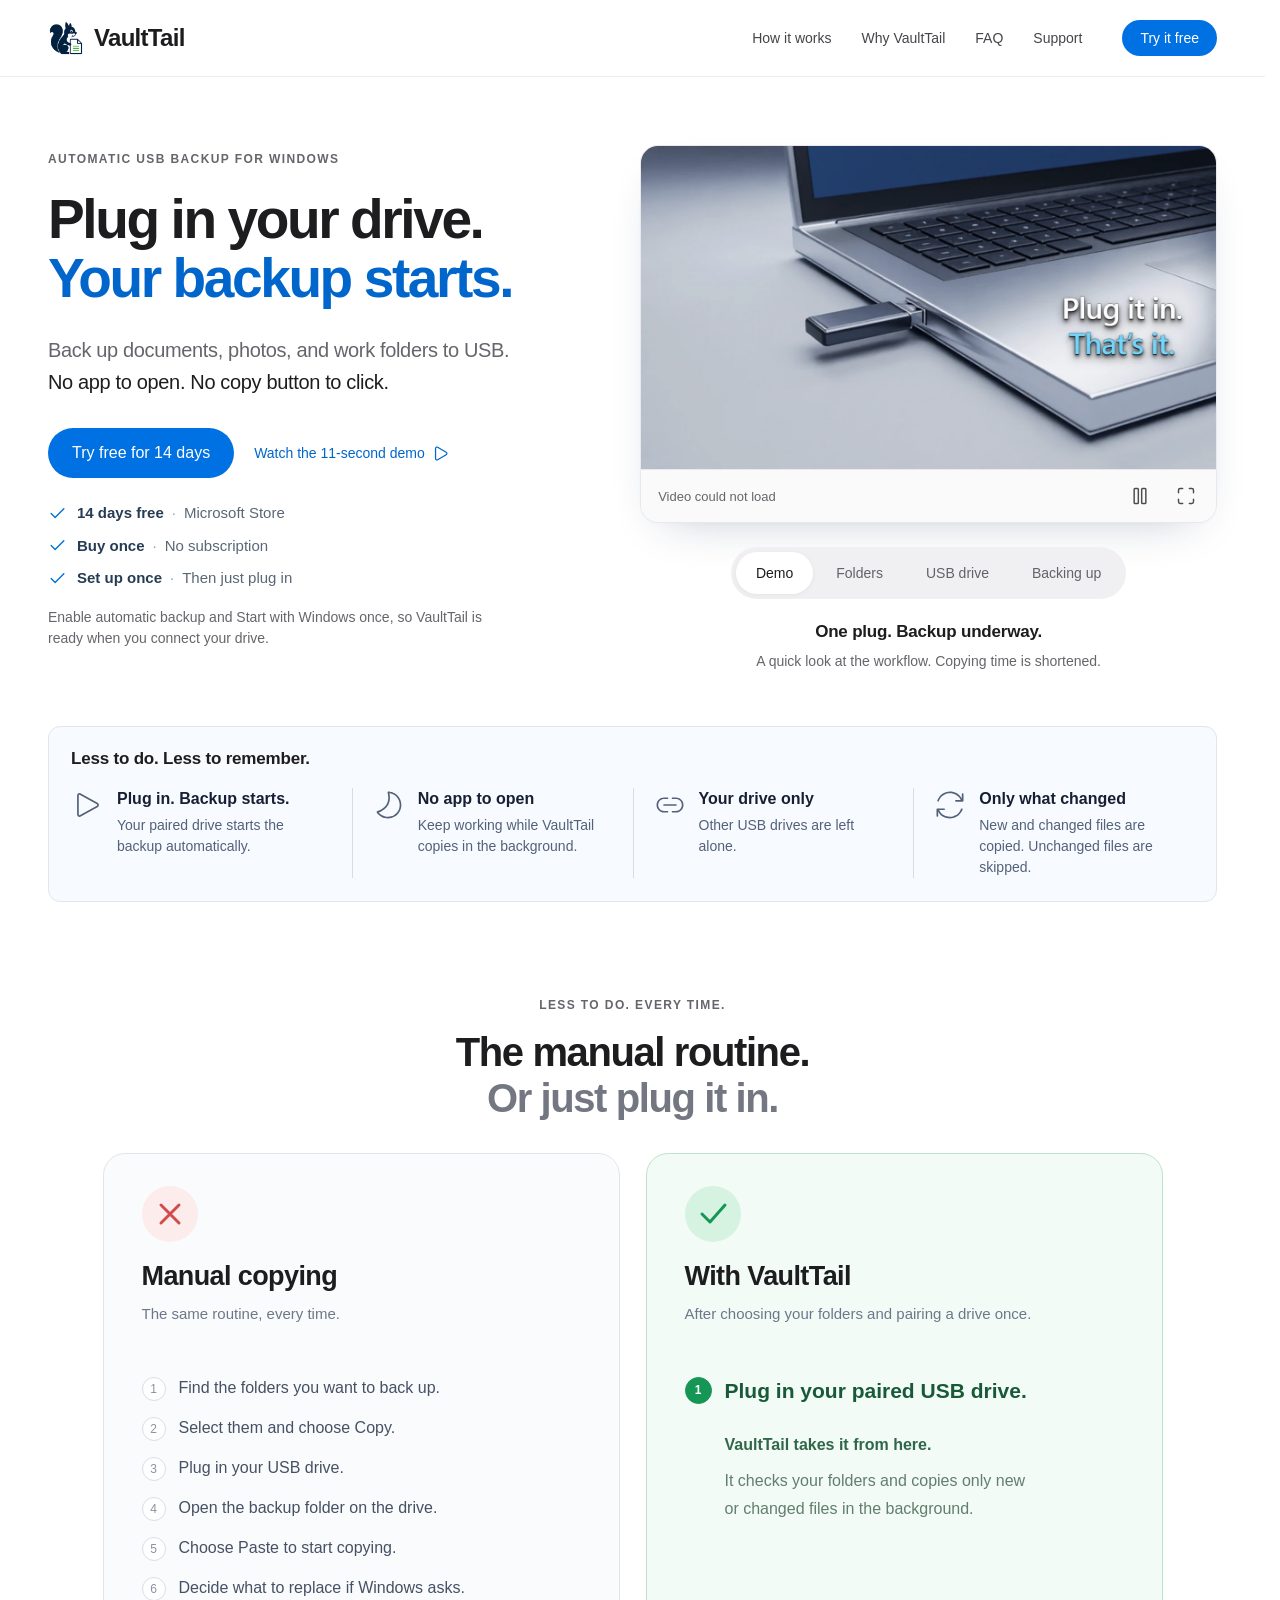
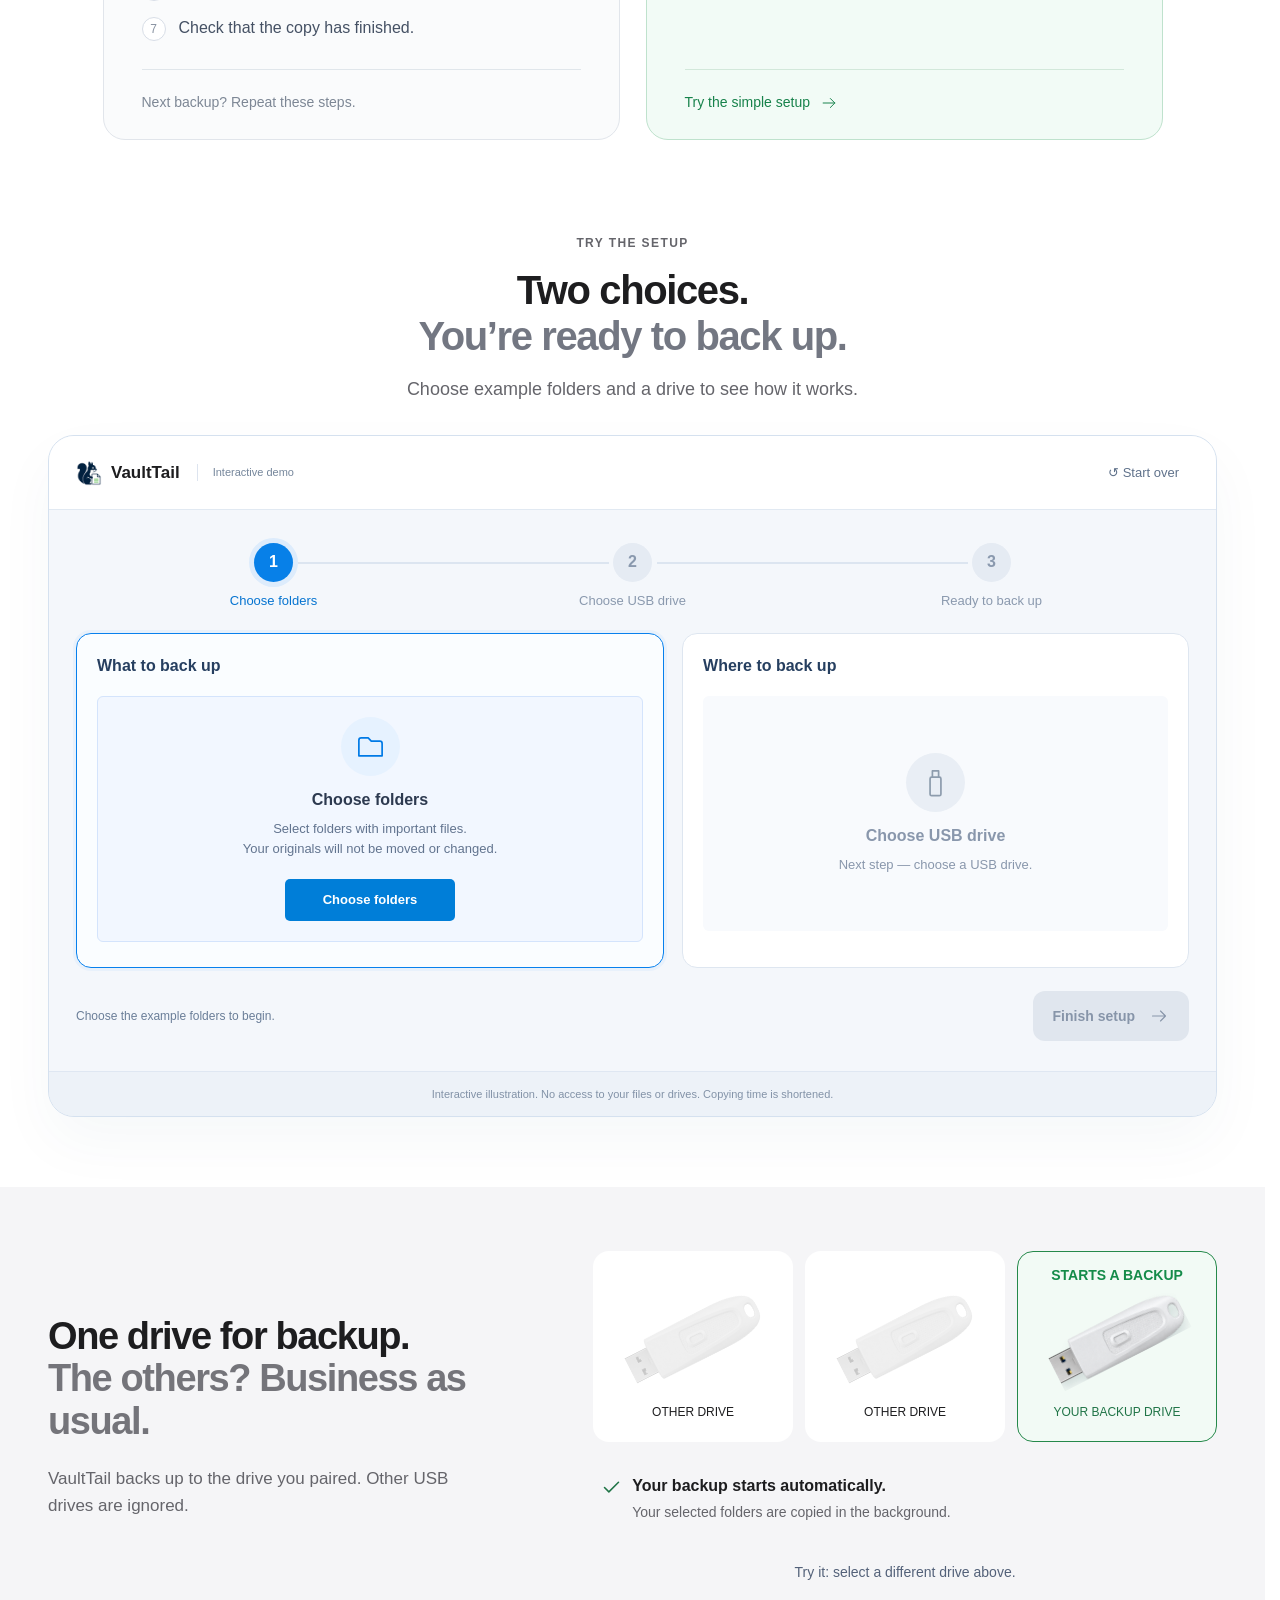
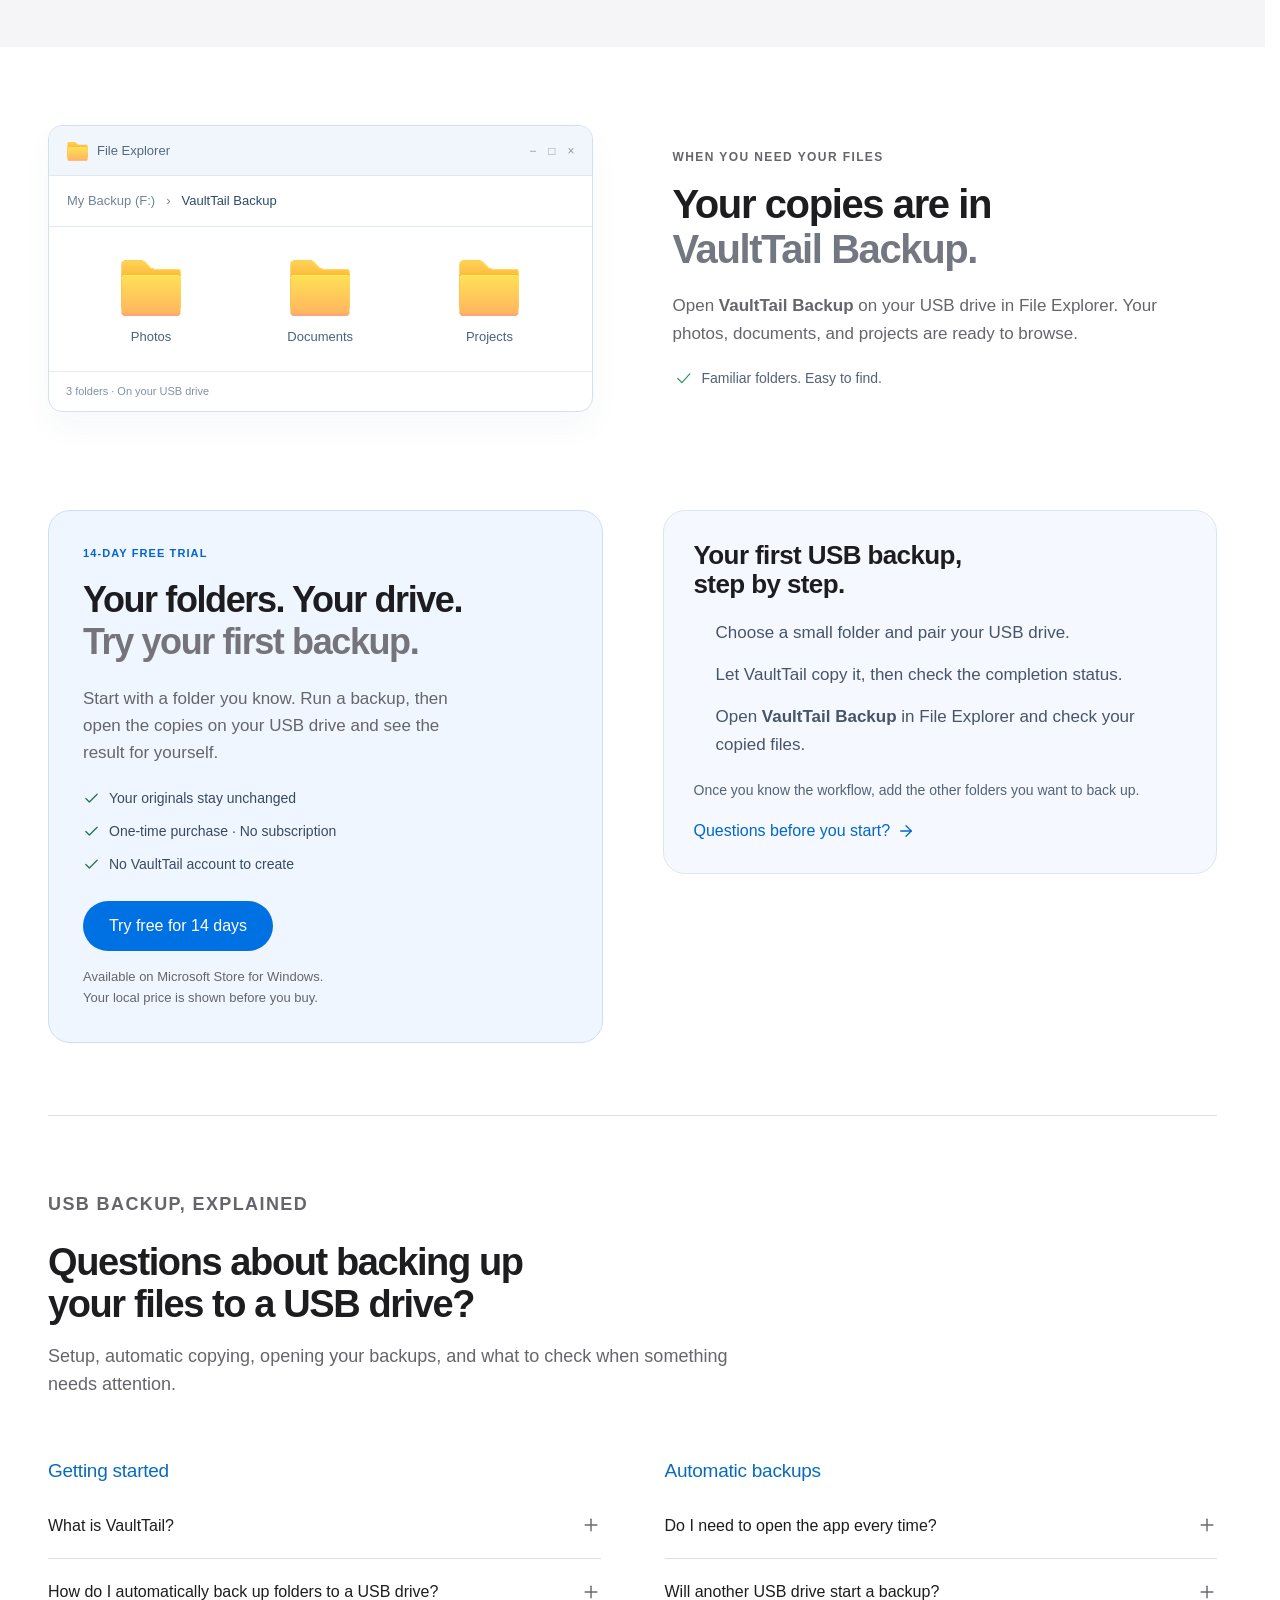
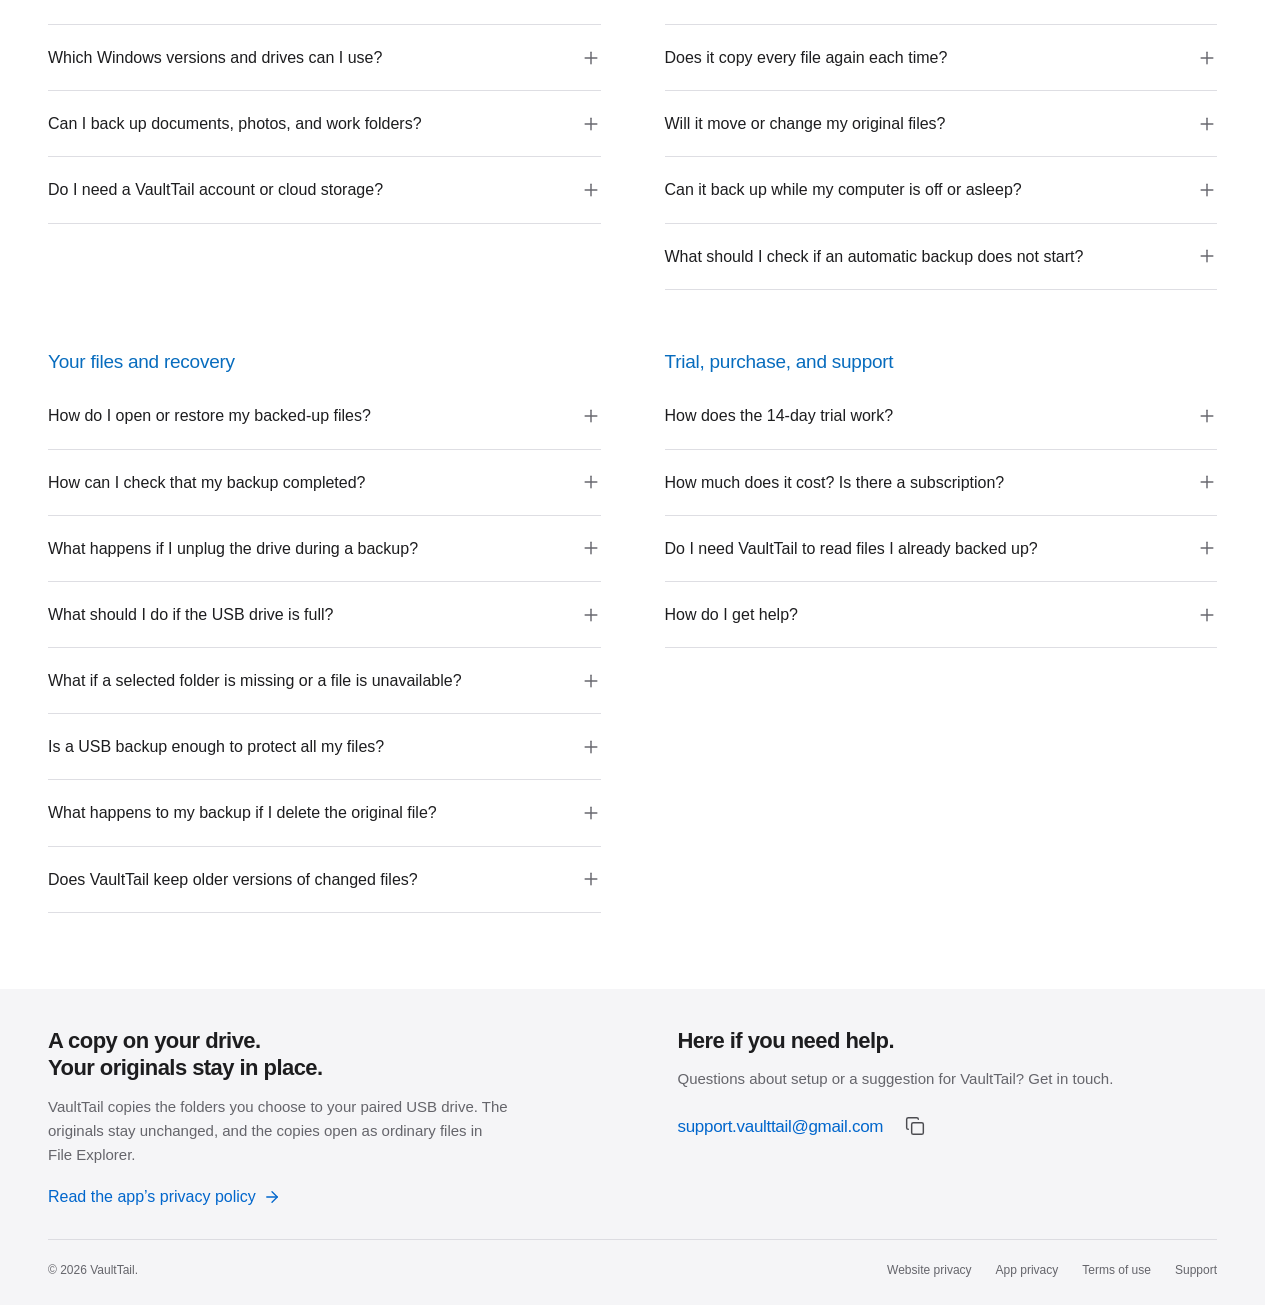
<file: index.html>
<!doctype html>
<html lang="en">
<head>
  <meta charset="utf-8">
  <meta name="viewport" content="width=device-width, initial-scale=1">
  <title>Automatic USB Backup for Windows 11 &amp; 10 | VaultTail</title>
  <meta name="description" content="Back up documents, photos and folders automatically when you connect your paired USB drive. VaultTail for Windows 11 and 10. Try free for 14 days.">
  <link rel="canonical" href="https://vaulttail.com/">
  <meta name="robots" content="index, follow, max-image-preview:large">
  <meta property="og:type" content="website">
  <meta property="og:site_name" content="VaultTail">
  <meta property="og:locale" content="en_US">
  <meta property="og:url" content="https://vaulttail.com/">
  <meta property="og:title" content="VaultTail — Automatic USB Backup for Windows">
  <meta property="og:description" content="Choose your folders once. Connect your paired USB drive and backup starts in the background. Try free for 14 days.">
  <meta property="og:image" content="https://vaulttail.com/assets/vaulttail-social-20260920.png">
  <meta property="og:image:secure_url" content="https://vaulttail.com/assets/vaulttail-social-20260920.png">
  <meta property="og:image:type" content="image/png">
  <meta property="og:image:width" content="1200">
  <meta property="og:image:height" content="630">
  <meta property="og:image:alt" content="VaultTail: automatic USB backup for Windows, with the actual app interface and a USB drive.">
  <meta name="twitter:card" content="summary_large_image">
  <meta name="twitter:title" content="VaultTail — Automatic USB Backup for Windows">
  <meta name="twitter:description" content="Plug in your paired drive. Your backup starts. Local files, a one-time purchase, and a 14-day free trial.">
  <meta name="twitter:image" content="https://vaulttail.com/assets/vaulttail-social-20260920.png">
  <meta name="twitter:image:alt" content="VaultTail automatic USB backup for Windows with the actual app interface.">
  <script type="application/ld+json">
  {
    "@context": "https://schema.org",
    "@graph": [
      {"@type":"WebSite","@id":"https://vaulttail.com/#website","url":"https://vaulttail.com/","name":"VaultTail","inLanguage":"en"},
      {"@type":"WebPage","@id":"https://vaulttail.com/#webpage","url":"https://vaulttail.com/","name":"Automatic USB Backup for Windows 11 & 10 | VaultTail","isPartOf":{"@id":"https://vaulttail.com/#website"},"mainEntity":{"@id":"https://vaulttail.com/#app"},"inLanguage":"en","primaryImageOfPage":{"@type":"ImageObject","url":"https://vaulttail.com/assets/vaulttail-social-20260920.png","width":1200,"height":630}},
      {"@type":"SoftwareApplication","@id":"https://vaulttail.com/#app","name":"VaultTail","url":"https://vaulttail.com/","applicationCategory":"UtilitiesApplication","operatingSystem":"Windows 10 version 2004 or later; Windows 11","description":"Automatically copies selected local folders to a paired USB drive when it is connected, while VaultTail is running in the background.","downloadUrl":"https://apps.microsoft.com/detail/9MSNWTGK604C","screenshot":"https://vaulttail.com/assets/setup-desktop.png","image":"https://vaulttail.com/assets/vaulttail-social-20260920.png","featureList":["Automatic backup when the paired USB drive is connected","Copy selected folders in the background","Skip unchanged files","Open backup copies as ordinary files in File Explorer","14-day trial through Microsoft Store"]}
    ]
  }
  </script>
  <meta name="theme-color" content="#0078d4">
  <link rel="icon" href="./favicon.ico">
  <link rel="apple-touch-icon" href="./apple-touch-icon.png">
  <link rel="stylesheet" href="./assets/site.css?v=0dd4cc13be71">
  <script defer src="./assets/site.js?v=80ed3f7c3018"></script>
  <script defer src="./analytics-config.js"></script>
  <script defer src="./assets/analytics.js?v=6e17bf0101ee"></script>
</head>
<body>
  
<svg xmlns="http://www.w3.org/2000/svg" width="0" height="0" aria-hidden="true" style="position:absolute;overflow:hidden"><symbol id="vt-icon-arrow-right" viewBox="0 0 24 24">
  <path d="M5 12h14" />
  <path d="m12 5 7 7-7 7" />
</symbol>
<symbol id="vt-icon-check" viewBox="0 0 24 24">
  <path d="M20 6 9 17l-5-5" />
</symbol>
<symbol id="vt-icon-chevron-down" viewBox="0 0 24 24">
  <path d="m6 9 6 6 6-6" />
</symbol>
<symbol id="vt-icon-copy" viewBox="0 0 24 24">
  <rect width="14" height="14" x="8" y="8" rx="2" ry="2" />
  <path d="M4 16c-1.1 0-2-.9-2-2V4c0-1.1.9-2 2-2h10c1.1 0 2 .9 2 2" />
</symbol>
<symbol id="vt-icon-maximize" viewBox="0 0 24 24">
  <path d="M8 3H5a2 2 0 0 0-2 2v3" />
  <path d="M21 8V5a2 2 0 0 0-2-2h-3" />
  <path d="M3 16v3a2 2 0 0 0 2 2h3" />
  <path d="M16 21h3a2 2 0 0 0 2-2v-3" />
</symbol>
<symbol id="vt-icon-pause" viewBox="0 0 24 24">
  <rect x="14" y="3" width="5" height="18" rx="1" />
  <rect x="5" y="3" width="5" height="18" rx="1" />
</symbol>
<symbol id="vt-icon-play" viewBox="0 0 24 24">
  <path d="M5 5a2 2 0 0 1 3.008-1.728l11.997 6.998a2 2 0 0 1 .003 3.458l-12 7A2 2 0 0 1 5 19z" />
</symbol>
<symbol id="vt-icon-plus" viewBox="0 0 24 24">
  <path d="M5 12h14" />
  <path d="M12 5v14" />
</symbol>
<symbol id="vt-icon-usb" viewBox="0 0 24 24">
  <circle cx="10" cy="7" r="1" />
  <circle cx="4" cy="20" r="1" />
  <path d="M4.7 19.3 19 5" />
  <path d="m21 3-3 1 2 2Z" />
  <path d="M9.26 7.68 5 12l2 5" />
  <path d="m10 14 5 2 3.5-3.5" />
  <path d="m18 12 1-1 1 1-1 1Z" />
</symbol>
<symbol id="vt-icon-x" viewBox="0 0 24 24">
  <path d="M18 6 6 18" />
  <path d="m6 6 12 12" />
</symbol></svg>

  <div id="root"><link rel="preload" as="image" href="./assets/vaulttail-icon.webp"/><link rel="preload" as="image" href="./assets/app-features/automatic.svg"/><link rel="preload" as="image" href="./assets/app-features/background.svg"/><link rel="preload" as="image" href="./assets/app-features/linked.svg"/><link rel="preload" as="image" href="./assets/app-features/changes.svg"/><link rel="preload" as="image" href="./assets/all-in-one-neutral.png"/><link rel="preload" as="image" href="./assets/windows11-bloom.jpg"/><link rel="preload" as="image" href="./assets/this-pc.png"/><link rel="preload" as="image" href="./assets/recycle-bin.png"/><link rel="preload" as="image" href="./assets/usb-white-compact.png"/><link rel="preload" as="image" href="./assets/windows-folder.svg"/><a class="skip-link" href="#main">Skip to content</a><header class="site-header" id="top"><div class="container header-inner"><a class="brand" href="#top" aria-label="VaultTail home"><img src="./assets/vaulttail-icon.webp" width="36" height="36" alt="VaultTail logo"/><span>VaultTail</span></a><nav aria-label="Main navigation"><a href="#how">How it works</a><a href="#why">Why VaultTail</a><a href="#faq">FAQ</a><a href="#contact">Support</a></nav><a class="store-button compact" href="https://apps.microsoft.com/detail/9MSNWTGK604C?cid=vaulttail_website" data-store-placement="header" target="_blank" rel="noopener noreferrer">Try it free</a></div></header><main id="main"><section class="hero container" aria-labelledby="hero-title"><div class="hero-copy"><p class="eyebrow">AUTOMATIC USB BACKUP FOR WINDOWS</p><h1 id="hero-title">Plug in your drive.<br/><span>Your backup starts.</span></h1><p class="hero-description">Back up documents, photos, and work folders to USB.<br/><strong>No app to open. No copy button to click.</strong></p><div class="hero-actions"><a class="store-button" href="https://apps.microsoft.com/detail/9MSNWTGK604C?cid=vaulttail_website" data-store-placement="hero" target="_blank" rel="noopener noreferrer">Get It Free</a><button class="watch-button" type="button" data-analytics-event="demo_open">Watch the 11-second demo<svg class="icon " width="24" height="24" viewBox="0 0 24 24" fill="none" stroke="currentColor" stroke-width="1.75" stroke-linecap="round" stroke-linejoin="round" aria-hidden="true"><use href="#vt-icon-play"></use></svg></button></div><ul class="hero-assurances" aria-label="Trial, purchase, and setup"><li><svg class="icon " width="24" height="24" viewBox="0 0 24 24" fill="none" stroke="currentColor" stroke-width="1.75" stroke-linecap="round" stroke-linejoin="round" aria-hidden="true"><use href="#vt-icon-check"></use></svg><span><strong>14 days free</strong><span class="assurance-divider">·</span>Microsoft Store</span></li><li><svg class="icon " width="24" height="24" viewBox="0 0 24 24" fill="none" stroke="currentColor" stroke-width="1.75" stroke-linecap="round" stroke-linejoin="round" aria-hidden="true"><use href="#vt-icon-check"></use></svg><span><strong>Buy once</strong><span class="assurance-divider">·</span>No subscription</span></li><li><svg class="icon " width="24" height="24" viewBox="0 0 24 24" fill="none" stroke="currentColor" stroke-width="1.75" stroke-linecap="round" stroke-linejoin="round" aria-hidden="true"><use href="#vt-icon-check"></use></svg><span><strong>Set up once</strong><span class="assurance-divider">·</span>Then just plug in</span></li></ul><p class="setup-note">Enable automatic backup and Start with Windows once, so VaultTail is ready when you connect your drive.</p></div><div class="product-preview" id="how"><div class="gallery-panels"><div role="tabpanel" id="panel-demo" aria-labelledby="view-demo" tabindex="0"><div class="demo-player"><div class="media-stage"><video width="1920" height="1080" muted="" loop="" playsInline="" preload="none" poster="./assets/plug-and-done-poster.webp" aria-label="Plugging in a USB drive, automatic background copying, and a completed backup"><source src="./assets/plug-and-done.mp4" type="video/mp4"/></video></div><div class="media-toolbar"><span>11 seconds · No sound needed</span><div><button type="button" class="icon-button" data-analytics-event="demo_play_click" aria-label="Play demo"><svg class="icon " width="24" height="24" viewBox="0 0 24 24" fill="none" stroke="currentColor" stroke-width="1.75" stroke-linecap="round" stroke-linejoin="round" aria-hidden="true"><use href="#vt-icon-play"></use></svg></button><button type="button" class="icon-button" aria-label="Expand demo"><svg class="icon " width="24" height="24" viewBox="0 0 24 24" fill="none" stroke="currentColor" stroke-width="1.75" stroke-linecap="round" stroke-linejoin="round" aria-hidden="true"><use href="#vt-icon-maximize"></use></svg></button></div></div></div></div><div role="tabpanel" id="panel-setup" aria-labelledby="view-setup" hidden="" tabindex="0"><button type="button" class="media-stage product-screen" aria-label="Enlarge app screenshot"><img src="./assets/setup-desktop.png" width="1366" height="768" loading="lazy" alt="Selecting folders for automatic USB backup in VaultTail"/></button><div class="media-toolbar"><span>Actual VaultTail interface</span><button type="button" class="icon-button" aria-label="Expand screenshot"><svg class="icon " width="24" height="24" viewBox="0 0 24 24" fill="none" stroke="currentColor" stroke-width="1.75" stroke-linecap="round" stroke-linejoin="round" aria-hidden="true"><use href="#vt-icon-maximize"></use></svg></button></div></div><div role="tabpanel" id="panel-drive" aria-labelledby="view-drive" hidden="" tabindex="0"><button type="button" class="media-stage product-screen" aria-label="Enlarge app screenshot"><img src="./assets/drive-desktop.png" width="1366" height="768" loading="lazy" alt="Pairing a USB drive for backups in VaultTail"/></button><div class="media-toolbar"><span>Actual VaultTail interface</span><button type="button" class="icon-button" aria-label="Expand screenshot"><svg class="icon " width="24" height="24" viewBox="0 0 24 24" fill="none" stroke="currentColor" stroke-width="1.75" stroke-linecap="round" stroke-linejoin="round" aria-hidden="true"><use href="#vt-icon-maximize"></use></svg></button></div></div><div role="tabpanel" id="panel-copy" aria-labelledby="view-copy" hidden="" tabindex="0"><button type="button" class="media-stage product-screen" aria-label="Enlarge app screenshot"><img src="./assets/copy-desktop.png" width="1366" height="768" loading="lazy" alt="VaultTail copying selected files to the paired USB drive"/></button><div class="media-toolbar"><span>Actual VaultTail interface</span><button type="button" class="icon-button" aria-label="Expand screenshot"><svg class="icon " width="24" height="24" viewBox="0 0 24 24" fill="none" stroke="currentColor" stroke-width="1.75" stroke-linecap="round" stroke-linejoin="round" aria-hidden="true"><use href="#vt-icon-maximize"></use></svg></button></div></div></div><div class="screen-steps" role="tablist" aria-label="Demo and setup"><button type="button" id="view-demo" role="tab" data-analytics-event="gallery_select" data-analytics-label="demo" aria-selected="true" aria-controls="panel-demo" tabindex="0">Demo</button><button type="button" id="view-setup" role="tab" data-analytics-event="gallery_select" data-analytics-label="setup" aria-selected="false" aria-controls="panel-setup" tabindex="-1">Folders</button><button type="button" id="view-drive" role="tab" data-analytics-event="gallery_select" data-analytics-label="drive" aria-selected="false" aria-controls="panel-drive" tabindex="-1">USB drive</button><button type="button" id="view-copy" role="tab" data-analytics-event="gallery_select" data-analytics-label="copy" aria-selected="false" aria-controls="panel-copy" tabindex="-1">Backing up</button></div><div class="screen-caption"><div class="caption-copy active" aria-hidden="false"><p>One plug. Backup underway.</p><span>A quick look at the workflow. Copying time is shortened.</span></div><div class="caption-copy" aria-hidden="true"><p>Choose what matters.</p><span>Select the folders you want to back up: photos, documents, or work projects.</span></div><div class="caption-copy" aria-hidden="true"><p>Pair your backup drive.</p><span>VaultTail remembers your drive. No need to select it again every time.</span></div><div class="caption-copy" aria-hidden="true"><p>Get on with your day.</p><span>Close the main window. Your backup keeps running in the background.</span></div></div></div></section><section class="app-features container" aria-labelledby="features-title"><div class="app-features-panel"><h2 id="features-title">Less to do. Less to remember.</h2><div class="app-features-grid"><article><img src="./assets/app-features/automatic.svg" width="34" height="34" alt="Automatic backup icon"/><div><h3>Plug in. Backup starts.</h3><p>Your paired drive starts the backup automatically.</p></div></article><article><img src="./assets/app-features/background.svg" width="34" height="34" alt="Background backup icon"/><div><h3>No app to open</h3><p>Keep working while VaultTail copies in the background.</p></div></article><article><img src="./assets/app-features/linked.svg" width="34" height="34" alt="Paired USB drive icon"/><div><h3>Your drive only</h3><p>Other USB drives are left alone.</p></div></article><article><img src="./assets/app-features/changes.svg" width="34" height="34" alt="Changed files backup icon"/><div><h3>Only what changed</h3><p>New and changed files are copied. Unchanged files are skipped.</p></div></article></div></div></section><section class="comparison-section container" id="why" aria-labelledby="why-title"><div class="section-intro"><p class="eyebrow">LESS TO DO. EVERY TIME.</p><h2 id="why-title">The manual routine.<br/><span>Or just plug it in.</span></h2></div><div class="action-comparison"><article class="action-card action-manual"><div class="comparison-symbol"><svg class="app-line-icon" viewBox="0 0 40 40" fill="none" aria-hidden="true"><path d="m11 11 18 18M29 11 11 29"></path></svg></div><h3>Manual copying</h3><p class="comparison-subtitle">The same routine, every time.</p><ol><li>Find the folders you want to back up.</li><li>Select them and choose Copy.</li><li>Plug in your USB drive.</li><li>Open the backup folder on the drive.</li><li>Choose Paste to start copying.</li><li>Decide what to replace if Windows asks.</li><li>Check that the copy has finished.</li></ol><p class="comparison-bottom-line">Next backup? Repeat these steps.</p></article><article class="action-card action-auto"><div class="comparison-symbol"><svg class="app-line-icon" viewBox="0 0 40 40" fill="none" aria-hidden="true"><path d="m9 20 8 8L32 11"></path></svg></div><h3>With VaultTail</h3><p class="comparison-subtitle">After choosing your folders and pairing a drive once.</p><ol><li>Plug in your paired USB drive.</li></ol><div class="automatic-explanation"><strong>VaultTail takes it from here.</strong><p>It checks your folders and copies only new or changed files in the background.</p></div><a class="comparison-bottom-line" href="#setup">Try the simple setup <svg class="app-line-icon" viewBox="0 0 40 40" fill="none" aria-hidden="true"><path d="M7 20h26M23 10l10 10-10 10"></path></svg></a></article></div></section><section class="wizard-section container" id="setup" aria-labelledby="setup-title"><div class="section-intro"><p class="eyebrow">TRY THE SETUP</p><h2 id="setup-title">Two choices.<br/><span>You’re ready to back up.</span></h2><p>Choose example folders and a drive to see how it works.</p></div><div class="setup-wizard wizard-step-0"><div class="wizard-heading"><div class="wizard-brand"><img src="./assets/vaulttail-icon.webp" width="28" height="28" alt="VaultTail logo"/>VaultTail <span>Interactive demo</span></div><button class="story-reset">↺ Start over</button></div><div class="wizard-content"><div class="wizard-setup-flow " aria-hidden="false"><div class="wizard-stepper" aria-label="Setup progress"><button aria-current="step" class="current"><span>1</span><strong>Choose folders</strong></button><button disabled="" class=""><span>2</span><strong>Choose USB drive</strong></button><button disabled="" class=""><span>3</span><strong>Ready to back up</strong></button></div><div class="wizard-stage"><div class="wizard-panels"><div class="wizard-panel focused"><div class="panel-caption"><span>What to back up</span></div><div class="app-empty-state"><span class="app-icon-circle"><svg class="app-line-icon" viewBox="0 0 40 40" fill="none" aria-hidden="true"><path d="M5 12a3 3 0 0 1 3-3h9l4 4h11a3 3 0 0 1 3 3v16H5Z"></path></svg></span><h3>Choose folders</h3><p>Select folders with important files.<br/>Your originals will not be moved or changed.</p><button class="app-blue-button" data-analytics-event="setup_start">Choose folders</button></div></div><div class="wizard-panel "><div class="panel-caption"><span>Where to back up</span></div><div class="app-empty-state app-muted"><span class="app-icon-circle"><svg class="app-line-icon" viewBox="0 0 40 40" fill="none" aria-hidden="true"><rect x="13" y="13" width="14" height="24" rx="2"></rect><path d="M16 13V5h8v8"></path></svg></span><h3>Choose USB drive</h3><p>Next step — choose a USB drive.</p></div></div></div><div class="wizard-actions"><p>Choose the example folders to begin.</p><button class="story-primary" data-analytics-event="setup_complete" disabled="">Finish setup<svg class="app-line-icon" viewBox="0 0 40 40" fill="none" aria-hidden="true"><path d="M7 20h26M23 10l10 10-10 10"></path></svg></button></div></div></div><div class="wizard-finished-flow wizard-hidden" aria-hidden="true" inert=""><div class="finished-copy"><span class="setup-complete-badge"><svg class="app-line-icon" viewBox="0 0 40 40" fill="none" aria-hidden="true"><path d="m9 20 8 8L32 11"></path></svg> Setup complete</span><h3>You’re set.<br/>Just plug it in.</h3><p>Connect your paired drive. VaultTail starts your backup in the background.</p><div class="paired-summary"><svg class="app-line-icon" viewBox="0 0 40 40" fill="none" aria-hidden="true"><rect x="13" y="13" width="14" height="24" rx="2"></rect><path d="M16 13V5h8v8"></path></svg><span>My Backup (F:)<small>3<!-- --> folders · <!-- -->5.8<!-- --> GB selected</small></span></div><div class="finished-actions"><div class="finished-action-view" aria-hidden="false"><button class="story-primary" data-analytics-event="setup_backup_demo">Connect the USB drive<svg class="app-line-icon" viewBox="0 0 40 40" fill="none" aria-hidden="true"><path d="M7 20h26M23 10l10 10-10 10"></path></svg></button></div><div class="finished-action-view wizard-hidden" aria-hidden="true" inert=""><a class="story-primary finished-install" href="https://apps.microsoft.com/detail/9MSNWTGK604C?cid=vaulttail_website" data-store-placement="setup_demo" target="_blank" rel="noopener noreferrer">Try it with your own folders<svg class="app-line-icon" viewBox="0 0 40 40" fill="none" aria-hidden="true"><path d="M7 20h26M23 10l10 10-10 10"></path></svg></a><div class="finished-next-step"><span>14 days free · Microsoft Store</span><button class="story-link">Replay demo</button></div></div></div><p class="connection-feedback" role="status">Click to see what happens.</p><p class="startup-note">With Start with Windows enabled.</p></div><div class="aio-scene "><div class="aio-computer"><img class="aio-hardware" src="./assets/all-in-one-neutral.png" alt="Unbranded all-in-one computer" width="1448" height="1086" draggable="false"/><div class="aio-screen" aria-label="Windows 11 desktop with a VaultTail backup notification"><img class="windows-wallpaper" src="./assets/windows11-bloom.jpg" alt="Windows 11 desktop wallpaper" draggable="false"/><div class="genuine-desktop-icons" aria-hidden="true"><div><img src="./assets/this-pc.png" alt="This PC desktop icon"/><span>This PC</span></div><div><img src="./assets/recycle-bin.png" alt="Recycle Bin desktop icon"/><span>Recycle Bin</span></div></div><div class="genuine-windows-taskbar" aria-hidden="true"></div></div><div class="aio-usb-port"><img class="aio-usb" src="./assets/usb-white-compact.png" alt="USB flash drive" draggable="false"/></div></div></div></div></div><div class="wizard-disclaimer">Interactive illustration. No access to your files or drives. Copying time is shortened.</div></div></section><section class="drive-section" aria-labelledby="drive-title"><div class="drive-story container"><div class="drive-copy"><h2 id="drive-title">One drive for backup.<br/><span>The others? Business as usual.</span></h2><p>VaultTail backs up to the drive you paired. Other USB drives are ignored.</p></div><div class="drive-demo"><div class="drive-choices" role="group" aria-label="Choose a drive to see how VaultTail responds"><button type="button" class="drive-choice" aria-label="Unpaired USB drive 1" aria-pressed="false" aria-controls="drive-response"><span class="drive-art"><span class="drive-outcome outcome-ignored" aria-hidden="true"></span><img class="usb-product" src="./assets/usb-white-compact.png" width="2191" height="718" loading="lazy" alt="USB flash drive"/></span><strong>OTHER DRIVE</strong></button><button type="button" class="drive-choice" aria-label="Unpaired USB drive 2" aria-pressed="false" aria-controls="drive-response"><span class="drive-art"><span class="drive-outcome outcome-ignored" aria-hidden="true"></span><img class="usb-product" src="./assets/usb-white-compact.png" width="2191" height="718" loading="lazy" alt="USB flash drive"/></span><strong>OTHER DRIVE</strong></button><button type="button" class="drive-choice linked-drive" aria-label="Paired backup drive" aria-pressed="true" aria-controls="drive-response"><span class="drive-art"><span class="drive-outcome outcome-backup" aria-hidden="true">STARTS A BACKUP</span><img class="usb-product" src="./assets/usb-white-compact.png" width="2191" height="718" loading="lazy" alt="USB flash drive"/></span><strong>YOUR BACKUP DRIVE</strong></button></div><div class="drive-response is-linked" id="drive-response" role="status" aria-live="polite" aria-atomic="true"><svg class="icon " width="24" height="24" viewBox="0 0 24 24" fill="none" stroke="currentColor" stroke-width="1.75" stroke-linecap="round" stroke-linejoin="round" aria-hidden="true"><use href="#vt-icon-check"></use></svg><div><strong>Your backup starts automatically.</strong><p>Your selected folders are copied in the background.</p></div></div><p class="demo-hint">Try it: select a different drive above.</p></div></div></section><section class="files-section container"><div class="backup-browser"><div class="backup-browser-bar"><img class="win-folder" src="./assets/windows-folder.svg" alt="Windows folder" draggable="false"/><span>File Explorer</span><i>−　□　×</i></div><div class="backup-breadcrumb">My Backup (F:) <span>›</span> <strong>VaultTail Backup</strong></div><div class="backup-folder-grid"><div><img class="win-folder" src="./assets/windows-folder.svg" alt="Windows folder" draggable="false"/><strong>Photos</strong></div><div><img class="win-folder" src="./assets/windows-folder.svg" alt="Windows folder" draggable="false"/><strong>Documents</strong></div><div><img class="win-folder" src="./assets/windows-folder.svg" alt="Windows folder" draggable="false"/><strong>Projects</strong></div></div><div class="backup-browser-status">3 folders · On your USB drive</div></div><div><p class="eyebrow">WHEN YOU NEED YOUR FILES</p><h2>Your copies are in<br/><span>VaultTail Backup.</span></h2><p>Open <strong>VaultTail Backup</strong> on your USB drive in File Explorer. Your photos, documents, and projects are ready to browse.</p><div class="files-proof"><svg class="app-line-icon" viewBox="0 0 40 40" fill="none" aria-hidden="true"><path d="m9 20 8 8L32 11"></path></svg> Familiar folders. Easy to find.</div></div></section><section class="closing container" aria-label="Try your first USB backup"><div class="closing-copy"><p class="offer-tag">14-DAY FREE TRIAL</p><h2>Your folders. Your drive.<br/><span>Try your first backup.</span></h2><p>Start with a folder you know. Run a backup, then open the copies on your USB drive and see the result for yourself.</p><ul class="offer-points"><li><svg class="icon " width="24" height="24" viewBox="0 0 24 24" fill="none" stroke="currentColor" stroke-width="1.75" stroke-linecap="round" stroke-linejoin="round" aria-hidden="true"><use href="#vt-icon-check"></use></svg> Your originals stay unchanged</li><li><svg class="icon " width="24" height="24" viewBox="0 0 24 24" fill="none" stroke="currentColor" stroke-width="1.75" stroke-linecap="round" stroke-linejoin="round" aria-hidden="true"><use href="#vt-icon-check"></use></svg> One-time purchase · No subscription</li><li><svg class="icon " width="24" height="24" viewBox="0 0 24 24" fill="none" stroke="currentColor" stroke-width="1.75" stroke-linecap="round" stroke-linejoin="round" aria-hidden="true"><use href="#vt-icon-check"></use></svg> No VaultTail account to create</li></ul><a class="store-button" href="https://apps.microsoft.com/detail/9MSNWTGK604C?cid=vaulttail_website" data-store-placement="closing" target="_blank" rel="noopener noreferrer">Get It Free</a><p class="store-note">Available on Microsoft Store for Windows.<br/>Your local price is shown before you buy.</p></div><aside class="first-backup"><h2>Your first USB backup,<br/>step by step.</h2><ol><li>Choose a small folder and pair your USB drive.</li><li>Let VaultTail copy it, then check the completion status.</li><li>Open <strong>VaultTail Backup</strong> in File Explorer and check your copied files.</li></ol><p>Once you know the workflow, add the other folders you want to back up.</p><a class="text-link" href="#faq">Questions before you start?<svg class="icon " width="24" height="24" viewBox="0 0 24 24" fill="none" stroke="currentColor" stroke-width="1.75" stroke-linecap="round" stroke-linejoin="round" aria-hidden="true"><use href="#vt-icon-arrow-right"></use></svg></a></aside></section><section class="faq-section container" id="faq" aria-labelledby="faq-title"><div class="faq-heading"><p class="eyebrow">USB BACKUP, EXPLAINED</p><h2 id="faq-title">Questions about backing up<br/>your files to a USB drive?</h2><p>Setup, automatic copying, opening your backups, and what to check when something needs attention.</p></div><div class="faq-groups"><div class="faq faq-group"><h3>Getting started</h3><details id="faq-1-1" data-faq-id="faq-1-1"><summary>What is VaultTail?<svg class="icon " width="24" height="24" viewBox="0 0 24 24" fill="none" stroke="currentColor" stroke-width="1.75" stroke-linecap="round" stroke-linejoin="round" aria-hidden="true"><use href="#vt-icon-plus"></use></svg></summary><p>VaultTail is an automatic USB backup app for Windows. Choose the local folders you want to copy and pair a USB drive. With automatic backup enabled and VaultTail running in the background, connecting that drive starts a backup.</p></details><details id="faq-1-2" data-faq-id="faq-1-2"><summary>How do I automatically back up folders to a USB drive?<svg class="icon " width="24" height="24" viewBox="0 0 24 24" fill="none" stroke="currentColor" stroke-width="1.75" stroke-linecap="round" stroke-linejoin="round" aria-hidden="true"><use href="#vt-icon-plus"></use></svg></summary><p>Install VaultTail from Microsoft Store, choose your folders, and select your backup drive. Enable automatic backup and Start with Windows. After setup, connect the paired drive to start copying in the background. Check the completion status before removing the drive.</p></details><details id="faq-1-3" data-faq-id="faq-1-3"><summary>Which Windows versions and drives can I use?<svg class="icon " width="24" height="24" viewBox="0 0 24 24" fill="none" stroke="currentColor" stroke-width="1.75" stroke-linecap="round" stroke-linejoin="round" aria-hidden="true"><use href="#vt-icon-plus"></use></svg></summary><p>VaultTail supports Windows 10 version 2004 (build 19041) or later, including Windows 11, and external USB drives recognized by Windows. Check the current Microsoft Store listing for the full system requirements and compatibility with your PC.</p></details><details id="faq-1-4" data-faq-id="faq-1-4"><summary>Can I back up documents, photos, and work folders?<svg class="icon " width="24" height="24" viewBox="0 0 24 24" fill="none" stroke="currentColor" stroke-width="1.75" stroke-linecap="round" stroke-linejoin="round" aria-hidden="true"><use href="#vt-icon-plus"></use></svg></summary><p>Yes. Select the local folders containing the files you want to copy. Make sure those files are available on your PC and the backup drive has enough free space. Files that exist only online need to be downloaded first.</p></details><details id="faq-1-5" data-faq-id="faq-1-5"><summary>Do I need a VaultTail account or cloud storage?<svg class="icon " width="24" height="24" viewBox="0 0 24 24" fill="none" stroke="currentColor" stroke-width="1.75" stroke-linecap="round" stroke-linejoin="round" aria-hidden="true"><use href="#vt-icon-plus"></use></svg></summary><p>No VaultTail account or cloud storage is needed for the local backup workflow. Copies are stored on your paired USB drive. Installation, licensing, and purchases are handled by Microsoft Store.</p></details></div><div class="faq faq-group"><h3>Automatic backups</h3><details id="faq-2-1" data-faq-id="faq-2-1"><summary>Do I need to open the app every time?<svg class="icon " width="24" height="24" viewBox="0 0 24 24" fill="none" stroke="currentColor" stroke-width="1.75" stroke-linecap="round" stroke-linejoin="round" aria-hidden="true"><use href="#vt-icon-plus"></use></svg></summary><p>No. Enable Start with Windows and leave automatic backup turned on so VaultTail is ready in the background. Closing the main window lets it keep working. If you fully exit VaultTail, open it again before expecting an automatic backup.</p></details><details id="faq-2-2" data-faq-id="faq-2-2"><summary>Will another USB drive start a backup?<svg class="icon " width="24" height="24" viewBox="0 0 24 24" fill="none" stroke="currentColor" stroke-width="1.75" stroke-linecap="round" stroke-linejoin="round" aria-hidden="true"><use href="#vt-icon-plus"></use></svg></summary><p>No. VaultTail uses the drive you paired for backup and ignores other USB drives. You can change the selected backup drive in the app.</p></details><details id="faq-2-3" data-faq-id="faq-2-3"><summary>Does it copy every file again each time?<svg class="icon " width="24" height="24" viewBox="0 0 24 24" fill="none" stroke="currentColor" stroke-width="1.75" stroke-linecap="round" stroke-linejoin="round" aria-hidden="true"><use href="#vt-icon-plus"></use></svg></summary><p>VaultTail checks your selected folders and copies new or changed files. Unchanged files are skipped, so later backups may have less to copy. Copying time depends on your files and the speed of your PC and USB drive.</p></details><details id="faq-2-4" data-faq-id="faq-2-4"><summary>Will it move or change my original files?<svg class="icon " width="24" height="24" viewBox="0 0 24 24" fill="none" stroke="currentColor" stroke-width="1.75" stroke-linecap="round" stroke-linejoin="round" aria-hidden="true"><use href="#vt-icon-plus"></use></svg></summary><p>No. VaultTail copies your selected folders to the paired USB drive. Your original files stay in their original locations, unchanged.</p></details><details id="faq-2-5" data-faq-id="faq-2-5"><summary>Can it back up while my computer is off or asleep?<svg class="icon " width="24" height="24" viewBox="0 0 24 24" fill="none" stroke="currentColor" stroke-width="1.75" stroke-linecap="round" stroke-linejoin="round" aria-hidden="true"><use href="#vt-icon-plus"></use></svg></summary><p>Your PC needs to be awake, the drive connected, and VaultTail running to copy files. After waking or restarting your PC, check the backup status before assuming that the latest files have been copied.</p></details><details id="faq-2-6" data-faq-id="faq-2-6"><summary>What should I check if an automatic backup does not start?<svg class="icon " width="24" height="24" viewBox="0 0 24 24" fill="none" stroke="currentColor" stroke-width="1.75" stroke-linecap="round" stroke-linejoin="round" aria-hidden="true"><use href="#vt-icon-plus"></use></svg></summary><p>Check that you connected the paired drive, automatic backup is enabled, and VaultTail is running in the background. Confirm that your source folders are available and the USB drive has free space. Review the status shown in the app; contact support if the problem continues.</p></details></div><div class="faq faq-group"><h3>Your files and recovery</h3><details id="faq-3-1" data-faq-id="faq-3-1"><summary>How do I open or restore my backed-up files?<svg class="icon " width="24" height="24" viewBox="0 0 24 24" fill="none" stroke="currentColor" stroke-width="1.75" stroke-linecap="round" stroke-linejoin="round" aria-hidden="true"><use href="#vt-icon-plus"></use></svg></summary><p>Open your USB drive in File Explorer, then open VaultTail Backup. The copies are ordinary files, so you can browse them or copy them to a folder on your PC without a special restore tool. Restore to a new folder first if you want to avoid replacing files already on your computer.</p></details><details id="faq-3-2" data-faq-id="faq-3-2"><summary>How can I check that my backup completed?<svg class="icon " width="24" height="24" viewBox="0 0 24 24" fill="none" stroke="currentColor" stroke-width="1.75" stroke-linecap="round" stroke-linejoin="round" aria-hidden="true"><use href="#vt-icon-plus"></use></svg></summary><p>Review the completion status and any warnings in VaultTail. Open VaultTail Backup on your USB drive and check a few important files. A connected drive alone does not mean that every file finished copying.</p></details><details id="faq-3-3" data-faq-id="faq-3-3"><summary>What happens if I unplug the drive during a backup?<svg class="icon " width="24" height="24" viewBox="0 0 24 24" fill="none" stroke="currentColor" stroke-width="1.75" stroke-linecap="round" stroke-linejoin="round" aria-hidden="true"><use href="#vt-icon-plus"></use></svg></summary><p>Copying pauses. Reconnect the same drive and VaultTail can resume from its saved progress. Check the final status and any warnings afterward. Wait for copying to finish and safely eject the drive when possible.</p></details><details id="faq-3-4" data-faq-id="faq-3-4"><summary>What should I do if the USB drive is full?<svg class="icon " width="24" height="24" viewBox="0 0 24 24" fill="none" stroke="currentColor" stroke-width="1.75" stroke-linecap="round" stroke-linejoin="round" aria-hidden="true"><use href="#vt-icon-plus"></use></svg></summary><p>Check the available space and the backup status in VaultTail. Free up space carefully or select a larger backup drive, then run the backup again and confirm completion. Do not treat a backup as complete while files are still waiting to be copied.</p></details><details id="faq-3-5" data-faq-id="faq-3-5"><summary>What if a selected folder is missing or a file is unavailable?<svg class="icon " width="24" height="24" viewBox="0 0 24 24" fill="none" stroke="currentColor" stroke-width="1.75" stroke-linecap="round" stroke-linejoin="round" aria-hidden="true"><use href="#vt-icon-plus"></use></svg></summary><p>Make the source folder or file available again before backing it up. For example, reconnect a source drive or download an online-only file. Check VaultTail for warnings and confirm that the files you need are present in the completed backup.</p></details><details id="faq-3-6" data-faq-id="faq-3-6"><summary>Is a USB backup enough to protect all my files?<svg class="icon " width="24" height="24" viewBox="0 0 24 24" fill="none" stroke="currentColor" stroke-width="1.75" stroke-linecap="round" stroke-linejoin="round" aria-hidden="true"><use href="#vt-icon-plus"></use></svg></summary><p>A USB copy is useful if the original is lost or damaged, but the USB drive itself can fail or be lost. Keep another independent copy of irreplaceable files and disconnect the backup drive after a completed backup when practical. VaultTail copies selected folders; do not treat it as a complete Windows system image.</p></details><details id="faq-3-7" data-faq-id="faq-3-7"><summary>What happens to my backup if I delete the original file?<svg class="icon " width="24" height="24" viewBox="0 0 24 24" fill="none" stroke="currentColor" stroke-width="1.75" stroke-linecap="round" stroke-linejoin="round" aria-hidden="true"><use href="#vt-icon-plus"></use></svg></summary><p>The copy already on your USB drive stays there. Deleting a file from your computer does not automatically delete its backup copy during the next backup.</p></details><details id="faq-3-8" data-faq-id="faq-3-8"><summary>Does VaultTail keep older versions of changed files?<svg class="icon " width="24" height="24" viewBox="0 0 24 24" fill="none" stroke="currentColor" stroke-width="1.75" stroke-linecap="round" stroke-linejoin="round" aria-hidden="true"><use href="#vt-icon-plus"></use></svg></summary><p>No. On the next backup, an updated file overwrites the previous copy on your USB drive. Older versions are not saved, so VaultTail cannot restore a version that has been overwritten.</p></details></div><div class="faq faq-group"><h3>Trial, purchase, and support</h3><details id="faq-4-1" data-faq-id="faq-4-1"><summary>How does the 14-day trial work?<svg class="icon " width="24" height="24" viewBox="0 0 24 24" fill="none" stroke="currentColor" stroke-width="1.75" stroke-linecap="round" stroke-linejoin="round" aria-hidden="true"><use href="#vt-icon-plus"></use></svg></summary><p>Get VaultTail from Microsoft Store and try it with your own folders and USB drive for 14 days. Start with a small test folder, run a backup, and open the copied files to check the workflow before buying.</p></details><details id="faq-4-2" data-faq-id="faq-4-2"><summary>How much does it cost? Is there a subscription?<svg class="icon " width="24" height="24" viewBox="0 0 24 24" fill="none" stroke="currentColor" stroke-width="1.75" stroke-linecap="round" stroke-linejoin="round" aria-hidden="true"><use href="#vt-icon-plus"></use></svg></summary><p>VaultTail is a one-time purchase with no subscription. Microsoft Store shows the current price in your region, any applicable offer, and the purchase terms before you buy.</p></details><details id="faq-4-3" data-faq-id="faq-4-3"><summary>Do I need VaultTail to read files I already backed up?<svg class="icon " width="24" height="24" viewBox="0 0 24 24" fill="none" stroke="currentColor" stroke-width="1.75" stroke-linecap="round" stroke-linejoin="round" aria-hidden="true"><use href="#vt-icon-plus"></use></svg></summary><p>No. Completed backups are ordinary files on your USB drive. You can open and copy them with File Explorer and the usual apps for those file types.</p></details><details id="faq-4-4" data-faq-id="faq-4-4"><summary>How do I get help?<svg class="icon " width="24" height="24" viewBox="0 0 24 24" fill="none" stroke="currentColor" stroke-width="1.75" stroke-linecap="round" stroke-linejoin="round" aria-hidden="true"><use href="#vt-icon-plus"></use></svg></summary><p>Email support.vaulttail@gmail.com with your VaultTail version, Windows version, and the status or error message you see. Describe what happened and what you expected. Please do not send private files or passwords.</p></details></div></div></section><section class="trust-section" aria-label="Product and support"><div class="container trust-grid"><article id="your-files"><h2>A copy on your drive.<br/>Your originals stay in place.</h2><p>VaultTail copies the folders you choose to your paired USB drive. The originals stay unchanged, and the copies open as ordinary files in File Explorer.</p><a class="text-link" href="https://tsl-dvlpr.github.io/vaulttail-legal/legal/v1.0.0/en/privacy/" target="_blank" rel="noopener noreferrer">Read the app’s privacy policy<svg class="icon " width="24" height="24" viewBox="0 0 24 24" fill="none" stroke="currentColor" stroke-width="1.75" stroke-linecap="round" stroke-linejoin="round" aria-hidden="true"><use href="#vt-icon-arrow-right"></use></svg></a></article><article id="contact"><h2>Here if you need help.</h2><p>Questions about setup or a suggestion for VaultTail? Get in touch.</p><div class="contact-email"><a href="mailto:support.vaulttail@gmail.com?subject=VaultTail">support.vaulttail@gmail.com</a><button class="icon-button" type="button" aria-label="Copy support email"><svg class="icon " width="24" height="24" viewBox="0 0 24 24" fill="none" stroke="currentColor" stroke-width="1.75" stroke-linecap="round" stroke-linejoin="round" aria-hidden="true"><use href="#vt-icon-copy"></use></svg></button></div><p class="copy-feedback" role="status"></p></article></div></section></main><footer class="site-footer"><div class="container footer-main"><span>© 2026 VaultTail.</span><nav aria-label="Legal information"><a href="./website-privacy/">Website privacy</a><button type="button" data-cookie-settings="true">Cookie settings</button><a href="https://tsl-dvlpr.github.io/vaulttail-legal/legal/v1.0.0/en/privacy/" target="_blank" rel="noopener noreferrer">App privacy</a><a href="https://tsl-dvlpr.github.io/vaulttail-legal/legal/v1.0.0/en/terms/" target="_blank" rel="noopener noreferrer">Terms of use</a><a href="mailto:support.vaulttail@gmail.com">Support</a></nav></div></footer><dialog class="media-dialog" aria-label="Actual VaultTail interface"><div class="dialog-content"><div class="dialog-header"><span>Get on with your day.</span><button class="icon-button" type="button" aria-label="Close"><svg class="icon " width="24" height="24" viewBox="0 0 24 24" fill="none" stroke="currentColor" stroke-width="1.75" stroke-linecap="round" stroke-linejoin="round" aria-hidden="true"><use href="#vt-icon-x"></use></svg></button></div></div></dialog></div>
  <noscript><p style="padding:1rem;text-align:center;font:16px system-ui">Enable JavaScript to try the interactive demos. You can still read about VaultTail and visit Microsoft Store.</p></noscript>
</body>
</html>
</file>
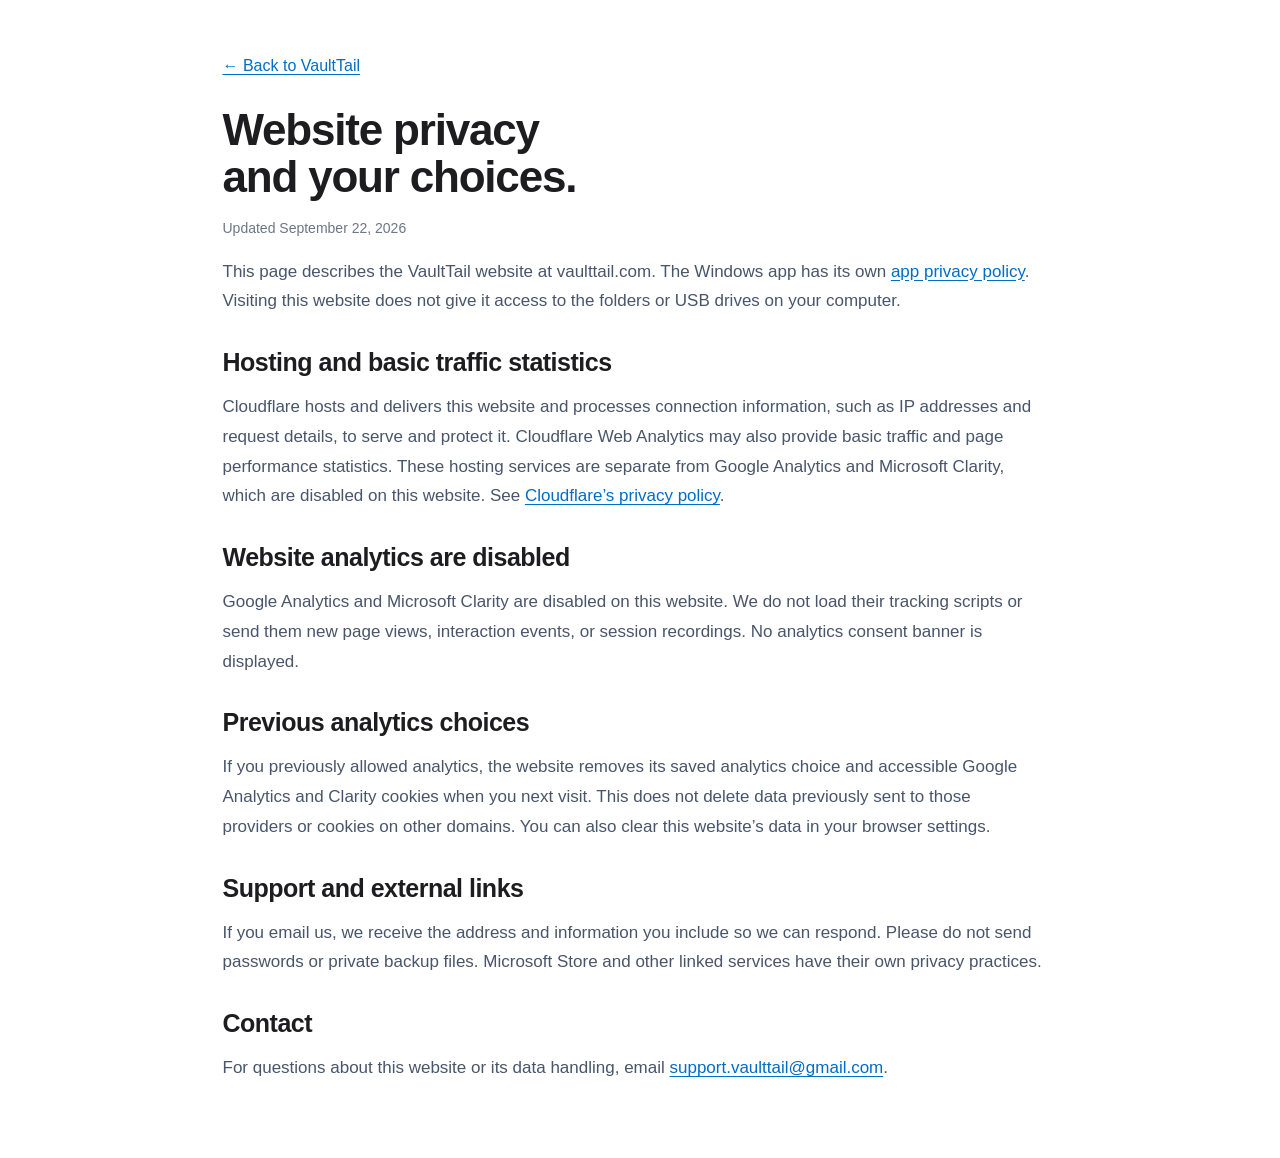
<file: website-privacy/index.html>
<!doctype html>
<html lang="en">
<head>
  <meta charset="utf-8"><meta name="viewport" content="width=device-width, initial-scale=1">
  <title>Website Privacy &amp; Analytics | VaultTail</title>
  <meta name="description" content="How VaultTail's website handles hosting information and support messages. Google Analytics and Microsoft Clarity are disabled.">
  <link rel="canonical" href="https://vaulttail.com/website-privacy/">
  <meta name="robots" content="index, follow">
  <link rel="icon" href="/favicon.ico"><link rel="stylesheet" href="/assets/site.css">
  <script defer src="/analytics-config.js"></script><script defer src="/assets/analytics.js"></script>
</head>
<body>
<main class="privacy-page container">
  <a class="back-link" href="/">← Back to VaultTail</a>
  <h1>Website privacy<br />and your choices.</h1>
  <p class="updated">Updated September 22, 2026</p>
  <p>This page describes the VaultTail website at vaulttail.com. The Windows app has its own <a href="https://tsl-dvlpr.github.io/vaulttail-legal/legal/v1.0.0/en/privacy/">app privacy policy</a>. Visiting this website does not give it access to the folders or USB drives on your computer.</p>
  <h2>Hosting and basic traffic statistics</h2>
  <p>Cloudflare hosts and delivers this website and processes connection information, such as IP addresses and request details, to serve and protect it. Cloudflare Web Analytics may also provide basic traffic and page performance statistics. These hosting services are separate from Google Analytics and Microsoft Clarity, which are disabled on this website. See <a href="https://www.cloudflare.com/privacypolicy/">Cloudflare’s privacy policy</a>.</p>
  <h2>Website analytics are disabled</h2>
  <p>Google Analytics and Microsoft Clarity are disabled on this website. We do not load their tracking scripts or send them new page views, interaction events, or session recordings. No analytics consent banner is displayed.</p>
  <h2>Previous analytics choices</h2>
  <p>If you previously allowed analytics, the website removes its saved analytics choice and accessible Google Analytics and Clarity cookies when you next visit. This does not delete data previously sent to those providers or cookies on other domains. You can also clear this website’s data in your browser settings.</p>
  <h2>Support and external links</h2>
  <p>If you email us, we receive the address and information you include so we can respond. Please do not send passwords or private backup files. Microsoft Store and other linked services have their own privacy practices.</p>
  <h2>Contact</h2>
  <p>For questions about this website or its data handling, email <a href="mailto:support.vaulttail@gmail.com">support.vaulttail@gmail.com</a>.</p>
</main>
</body></html>
</file>
